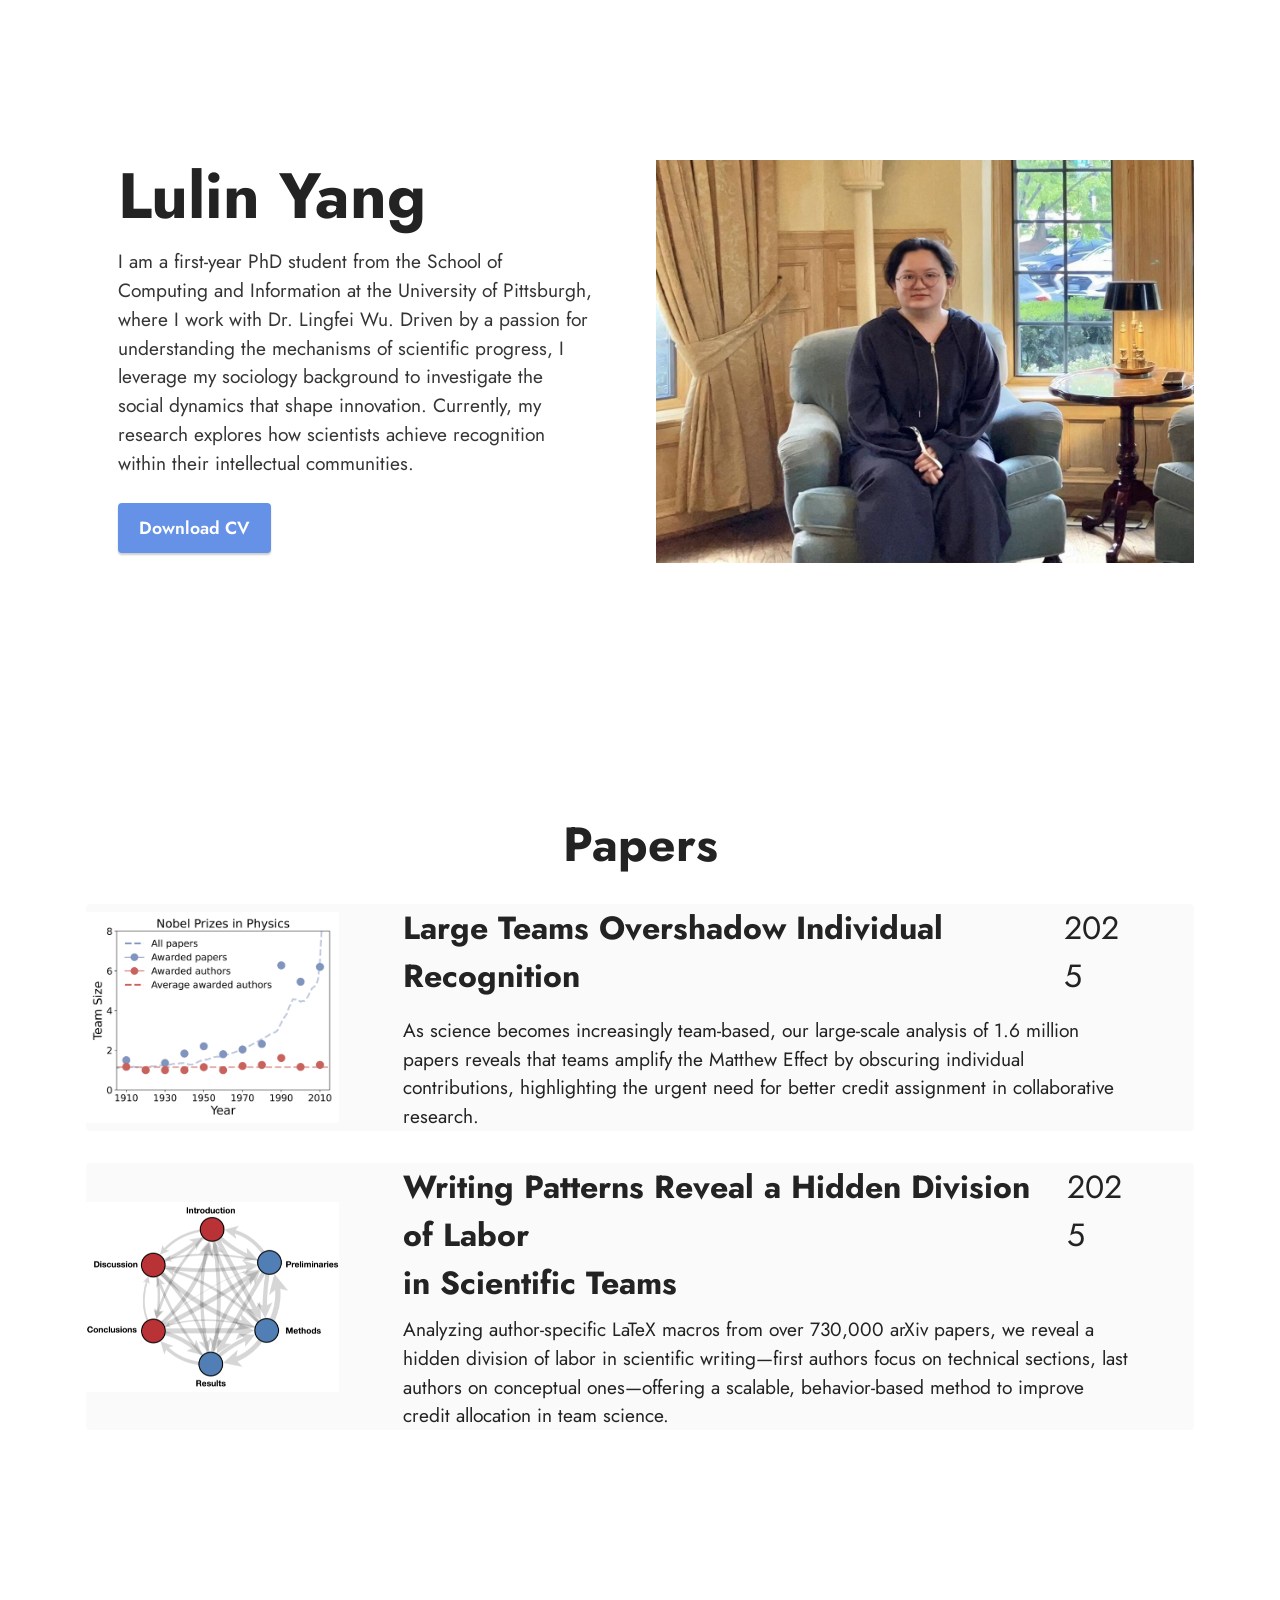
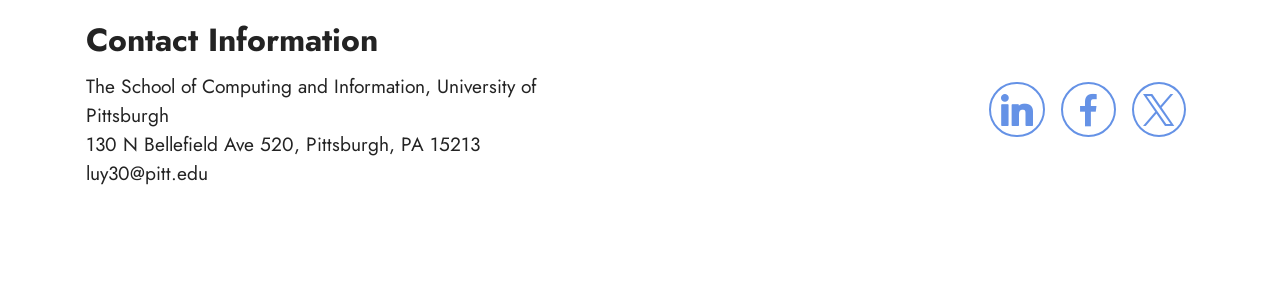
<file: index.html>
<!DOCTYPE html>
<html  >
<head>
  
  <meta charset="UTF-8">
  <meta http-equiv="X-UA-Compatible" content="IE=edge">
  
  <meta name="viewport" content="width=device-width, initial-scale=1, minimum-scale=1">
  <link rel="shortcut icon" href="assets/images/logo5.png" type="image/x-icon">
  <meta name="description" content="">
  
  
  <title>Home</title>
  <link rel="stylesheet" href="assets/bootstrap/css/bootstrap.min.css">
  <link rel="stylesheet" href="assets/bootstrap/css/bootstrap-grid.min.css">
  <link rel="stylesheet" href="assets/bootstrap/css/bootstrap-reboot.min.css">
  <link rel="stylesheet" href="assets/socicon/css/styles.css">
  <link rel="stylesheet" href="assets/theme/css/style.css">
  <link rel="preload" href="https://fonts.googleapis.com/css?family=Jost:100,200,300,400,500,600,700,800,900,100i,200i,300i,400i,500i,600i,700i,800i,900i&display=swap" as="style" onload="this.onload=null;this.rel='stylesheet'">
  <noscript><link rel="stylesheet" href="https://fonts.googleapis.com/css?family=Jost:100,200,300,400,500,600,700,800,900,100i,200i,300i,400i,500i,600i,700i,800i,900i&display=swap"></noscript>
  <link rel="preload" as="style" href="assets/mobirise/css/mbr-additional.css?v=3WSn6Q"><link rel="stylesheet" href="assets/mobirise/css/mbr-additional.css?v=3WSn6Q" type="text/css">

  
  
  
</head>
<body>
  
  <section data-bs-version="5.1" class="header14 cid-sFzxmVl7J6" id="header14-1f">

    

    

    <div class="container">
        <div class="row justify-content-center align-items-center">
            <div class="col-12 col-md-6 image-wrapper">
                <img src="assets/images/lulinyang.jpg-1256x941.jpg" alt="">
            </div>
            <div class="col-12 col-md">
                <div class="text-wrapper">
                    <h1 class="mbr-section-title mbr-fonts-style mb-3 display-1"><strong>Lulin Yang</strong></h1>
                    <p class="mbr-text mbr-fonts-style display-7">
                        I am a first-year PhD student from the School of Computing and Information at the University of Pittsburgh, where I work with Dr. Lingfei Wu. Driven by a passion for understanding the mechanisms of scientific progress, I leverage my sociology background to investigate the social dynamics that shape innovation. Currently, my research explores how scientists achieve recognition within their intellectual communities.</p>
                    <div class="mbr-section-btn mt-3"><a class="btn btn-primary display-4" href="assets/files/CV_Lulin-Yang.pdf" target="_blank">Download CV</a></div>
                </div>
            </div>
        </div>
    </div>
</section>

<section data-bs-version="5.1" class="features11 cid-uJMG7TEBXG" id="features11-8">
    <!---->
    

    
    
    <div class="container">
        <div class="title">
            <h3 class="mbr-section-title mbr-fonts-style mb-4 display-2">
                <strong>Paper</strong><strong>s</strong></h3>
            
        </div>

        
        <div class="item features-image">
            <div class="item-wrapper">
                <a href="https://arxiv.org/abs/2502.03623" target="_blank" style="text-decoration: none; color: inherit; display: block;">
                    <div class="row align-items-center">
                        <div class="col-12 col-md-3">
                            <div class="image-wrapper">
                                <img src="assets/images/nobel-prize-in-physics.png-596x497.png" alt="" title="">
                            </div>
                        </div>
                        <div class="col-12 col-md">
                            <div class="card-box">
                                <div class="row">
                                    <div class="col-12">
                                        <div class="top-line">
                                            <h4 class="card-title mbr-fonts-style display-5">
                                                <strong>Large Teams Overshadow Individual Recognition</strong>
                                            </h4>
                                            <p class="cost mbr-fonts-style display-5">2025</p>
                                        </div>
                                    </div>
                                    <div class="col-12">
                                        <div class="bottom-line">
                                            <p class="mbr-text mbr-fonts-style m-0 display-7">
                                                As science becomes increasingly team-based, our large-scale analysis of 1.6 million papers reveals that teams amplify the Matthew Effect by obscuring individual contributions, highlighting the urgent need for better credit assignment in collaborative research.
                                            </p>
                                        </div>
                                    </div>
                                </div>
                            </div>
                        </div>
                    </div>
                </a> 
            </div>
        </div>
        
        
<div class="item features-image">
            <div class="item-wrapper">
                <a href="https://arxiv.org/abs/2504.14093" target="_blank" style="text-decoration: none; color: inherit; display: block;">
                    <div class="row align-items-center">
                        <div class="col-12 col-md-3">
                            <div class="image-wrapper">
                                <img src="assets/images/section-cooccurence-network.png-596x335.png" alt="" title="">
                            </div>
                        </div>
                        <div class="col-12 col-md">
                            <div class="card-box">
                                <div class="row">
                                    <div class="col-12">
                                        <div class="top-line">
                                            <h4 class="card-title mbr-fonts-style display-5">
                                                <strong>Writing Patterns Reveal a Hidden Division of&nbsp;</strong><strong>Labor</strong><br><strong>in Scientific Teams</strong>
                                            </h4>
                                            <p class="cost mbr-fonts-style display-5">2025</p>
                                        </div>
                                    </div>
                                    <div class="col-12">
                                        <div class="bottom-line">
                                            <p class="mbr-text mbr-fonts-style m-0 display-7">
                                                Analyzing author-specific LaTeX macros from over 730,000 arXiv papers, we reveal a hidden division of labor in scientific writing—first authors focus on technical sections, last authors on conceptual ones—offering a scalable, behavior-based method to improve credit allocation in team science.
                                            </p>
                                        </div>
                                    </div>
                                </div>
                            </div>
                        </div>
                    </div>
                </a> 
            </div>
        </div>
    </div>

    
</section>

<section data-bs-version="5.1" class="contacts4 cid-upYIFIL6KW" id="contacts4-7">

    

    
    

    <div class="container">
        <div class="row align-items-center justify-content-center">
            <div class="text-content col-12 col-md-6">
                <h2 class="mbr-section-title mbr-fonts-style display-5">
                    <strong>Contact Information</strong></h2>
                <p class="mbr-text mbr-fonts-style display-7">The School of Computing and Information, University of Pittsburgh<br>130 N Bellefield Ave 520,&nbsp;Pittsburgh, PA 15213<br>luy30@pitt.edu</p>
            </div>
            <div class="icons d-flex align-items-center col-12 col-md-6 justify-content-end mt-md-0 mt-2 flex-wrap">
                <a href="http://www.linkedin.com/in/lulin-yang-in-pitt" target="_blank">
                    <span class="mbr-iconfont mbr-iconfont-social socicon-linkedin socicon"></span>
                </a>
                <a href="https://www.facebook.com/profile.php?id=61566922702109" target="_blank">
                    <span class="mbr-iconfont mbr-iconfont-social socicon-facebook socicon"></span>
                </a>
                <a href="https://x.com/AnomieYang" target="_blank">
                    <span class="mbr-iconfont mbr-iconfont-social socicon-twitter socicon"></span>
                </a>
                
                
                
                
                
                
                
            </div>
        </div>
    </div>
    
</section>


<script src="assets/bootstrap/js/bootstrap.bundle.min.js"></script>
  <script src="assets/smoothscroll/smooth-scroll.js"></script>
  <script src="assets/ytplayer/index.js"></script>
  <script src="assets/sociallikes/social-likes.js"></script>
  <script src="assets/theme/js/script.js"></script>
  
  
  
</body>
</html>
</file>
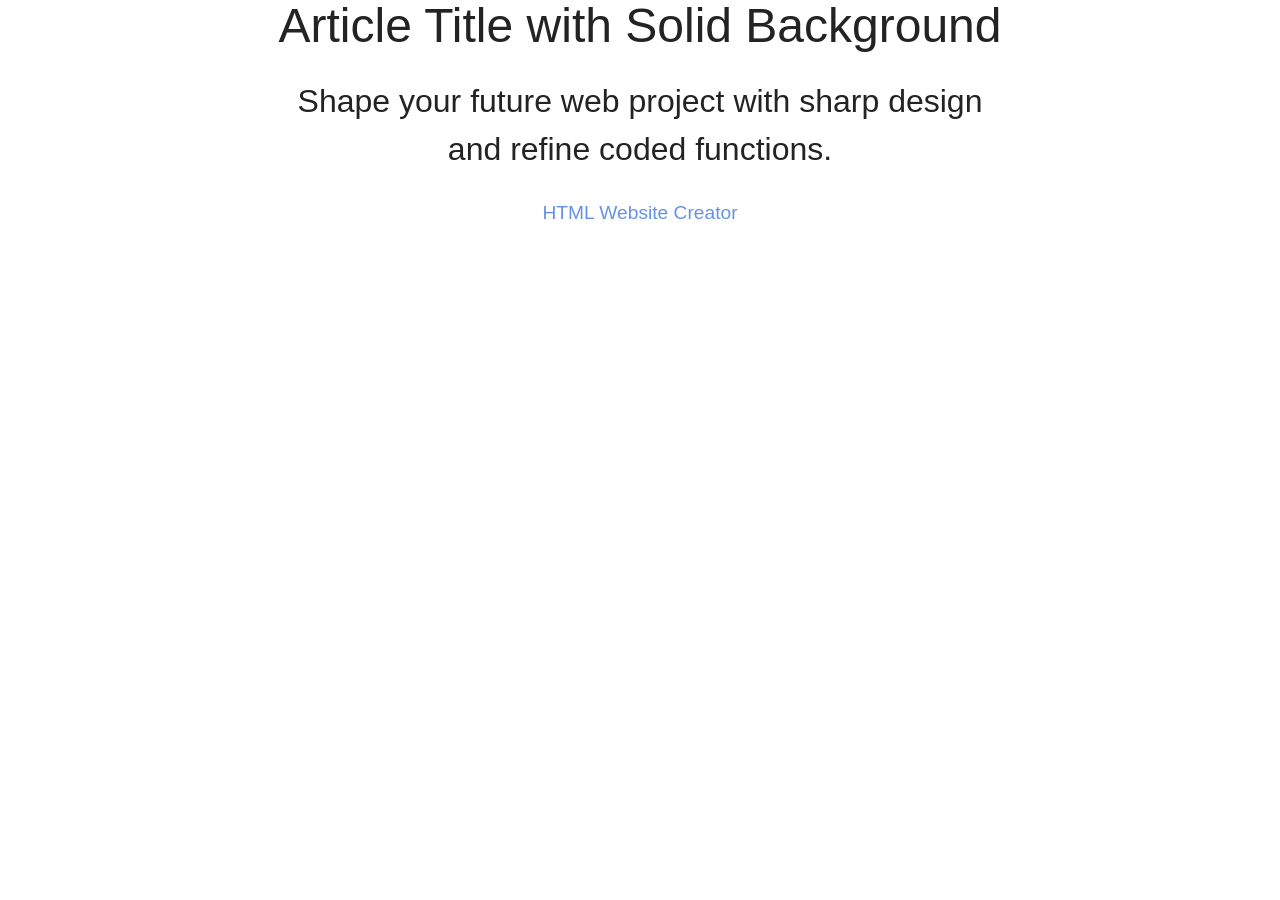
<file: page1.html>
<!DOCTYPE html>
<html  >
<head>
  <!-- Site made with Mobirise Website Builder v6.0.1, https://mobirise.com -->
  <meta charset="UTF-8">
  <meta http-equiv="X-UA-Compatible" content="IE=edge">
  <meta name="generator" content="Mobirise v6.0.1, mobirise.com">
  <meta name="viewport" content="width=device-width, initial-scale=1, minimum-scale=1">
  <link rel="shortcut icon" href="assets/images/logo5.png" type="image/x-icon">
  <meta name="description" content="Web Maker Description">
  
  
  <title>Page</title>
  <link rel="stylesheet" href="assets/bootstrap/css/bootstrap.min.css">
  <link rel="stylesheet" href="assets/bootstrap/css/bootstrap-grid.min.css">
  <link rel="stylesheet" href="assets/bootstrap/css/bootstrap-reboot.min.css">
  <link rel="stylesheet" href="assets/tether/tether.min.css">
  <link rel="stylesheet" href="assets/theme/css/style.css">
  <link rel="preload" href="https://fonts.googleapis.com/css?family=Rubik:300,300i,400,400i,500,500i,700,700i,900,900i&display=swap" as="style" onload="this.onload=null;this.rel='stylesheet'">
  <noscript><link rel="stylesheet" href="https://fonts.googleapis.com/css?family=Rubik:300,300i,400,400i,500,500i,700,700i,900,900i&display=swap"></noscript>
  <link rel="preload" as="style" href="assets/mobirise/css/mbr-additional.css?v=xQLFvu"><link rel="stylesheet" href="assets/mobirise/css/mbr-additional.css?v=xQLFvu" type="text/css">

  
  
  
</head>
<body>
  
  <section class="mbr-section content4 cid-uq1pHWsSFe" id="content4-4">

    

    <div class="container">
        <div class="media-container-row">
            <div class="title col-12 col-md-8">
                <h2 class="align-center pb-3 mbr-fonts-style display-2">
                    Article Title with Solid Background
                </h2>
                <h3 class="mbr-section-subtitle align-center mbr-light mbr-fonts-style display-5">
                    Shape your future web project with sharp design and refine coded functions.
                </h3>
                
            </div>
        </div>
    </div>
</section><section class="display-7" style="padding: 0;align-items: center;justify-content: center;flex-wrap: wrap;    align-content: center;display: flex;position: relative;height: 4rem;"><a href="https://mobiri.se/3471474" style="flex: 1 1;height: 4rem;position: absolute;width: 100%;z-index: 1;"><img alt="" style="height: 4rem;" src="[data-uri]"></a><p style="margin: 0;text-align: center;" class="display-7">&#8204;</p><a style="z-index:1" href="https://mobirise.com/html-builder.html">HTML Website Creator</a></section><script src="assets/popper/popper.min.js"></script>  <script src="assets/web/assets/jquery/jquery.min.js"></script>  <script src="assets/bootstrap/js/bootstrap.min.js"></script>  <script src="assets/tether/tether.min.js"></script>  <script src="assets/smoothscroll/smooth-scroll.js"></script>  <script src="assets/theme/js/script.js"></script>  
  
  
</body>
</html>
</file>
<file: assets/socicon/css/styles.css>
@charset "UTF-8";

@font-face {
  font-family: 'Socicon';
  src:  url('../fonts/socicon.eot');
  src:  url('../fonts/socicon.eot?#iefix') format('embedded-opentype'),
    url('../fonts/socicon.woff2') format('woff2'),
    url('../fonts/socicon.ttf') format('truetype'),
    url('../fonts/socicon.woff') format('woff'),
    url('../fonts/socicon.svg#socicon') format('svg');
  font-weight: normal;
  font-style: normal;
  font-display: swap;
}

[data-icon]:before {
  font-family: "socicon" !important;
  content: attr(data-icon);
  font-style: normal !important;
  font-weight: normal !important;
  font-variant: normal !important;
  text-transform: none !important;
  speak: none;
  line-height: 1;
  -webkit-font-smoothing: antialiased;
  -moz-osx-font-smoothing: grayscale;
}

[class^="socicon-"], [class*=" socicon-"] {
  /* use !important to prevent issues with browser extensions that change fonts */
  font-family: 'Socicon' !important;
  speak: none;
  font-style: normal;
  font-weight: normal;
  font-variant: normal;
  text-transform: none;
  line-height: 1;

  /* Better Font Rendering =========== */
  -webkit-font-smoothing: antialiased;
  -moz-osx-font-smoothing: grayscale;
}

.socicon-500px:before {
  content: "\e000";
}
.socicon-8tracks:before {
  content: "\e001";
}
.socicon-airbnb:before {
  content: "\e002";
}
.socicon-alliance:before {
  content: "\e003";
}
.socicon-amazon:before {
  content: "\e004";
}
.socicon-amplement:before {
  content: "\e005";
}
.socicon-android:before {
  content: "\e006";
}
.socicon-angellist:before {
  content: "\e007";
}
.socicon-apple:before {
  content: "\e008";
}
.socicon-appnet:before {
  content: "\e009";
}
.socicon-baidu:before {
  content: "\e00a";
}
.socicon-bandcamp:before {
  content: "\e00b";
}
.socicon-battlenet:before {
  content: "\e00c";
}
.socicon-mixer:before {
  content: "\e00d";
}
.socicon-bebee:before {
  content: "\e00e";
}
.socicon-bebo:before {
  content: "\e00f";
}
.socicon-behance:before {
  content: "\e010";
}
.socicon-blizzard:before {
  content: "\e011";
}
.socicon-blogger:before {
  content: "\e012";
}
.socicon-buffer:before {
  content: "\e013";
}
.socicon-chrome:before {
  content: "\e014";
}
.socicon-coderwall:before {
  content: "\e015";
}
.socicon-curse:before {
  content: "\e016";
}
.socicon-dailymotion:before {
  content: "\e017";
}
.socicon-deezer:before {
  content: "\e018";
}
.socicon-delicious:before {
  content: "\e019";
}
.socicon-deviantart:before {
  content: "\e01a";
}
.socicon-diablo:before {
  content: "\e01b";
}
.socicon-digg:before {
  content: "\e01c";
}
.socicon-discord:before {
  content: "\e01d";
}
.socicon-disqus:before {
  content: "\e01e";
}
.socicon-douban:before {
  content: "\e01f";
}
.socicon-draugiem:before {
  content: "\e020";
}
.socicon-dribbble:before {
  content: "\e021";
}
.socicon-drupal:before {
  content: "\e022";
}
.socicon-ebay:before {
  content: "\e023";
}
.socicon-ello:before {
  content: "\e024";
}
.socicon-endomodo:before {
  content: "\e025";
}
.socicon-envato:before {
  content: "\e026";
}
.socicon-etsy:before {
  content: "\e027";
}
.socicon-facebook:before {
  content: "\e028";
}
.socicon-feedburner:before {
  content: "\e029";
}
.socicon-filmweb:before {
  content: "\e02a";
}
.socicon-firefox:before {
  content: "\e02b";
}
.socicon-flattr:before {
  content: "\e02c";
}
.socicon-flickr:before {
  content: "\e02d";
}
.socicon-formulr:before {
  content: "\e02e";
}
.socicon-forrst:before {
  content: "\e02f";
}
.socicon-foursquare:before {
  content: "\e030";
}
.socicon-friendfeed:before {
  content: "\e031";
}
.socicon-github:before {
  content: "\e032";
}
.socicon-goodreads:before {
  content: "\e033";
}
.socicon-google:before {
  content: "\e034";
}
.socicon-googlescholar:before {
  content: "\e035";
}
.socicon-googlegroups:before {
  content: "\e036";
}
.socicon-googlephotos:before {
  content: "\e037";
}
.socicon-googleplus:before {
  content: "\e038";
}
.socicon-grooveshark:before {
  content: "\e039";
}
.socicon-hackerrank:before {
  content: "\e03a";
}
.socicon-hearthstone:before {
  content: "\e03b";
}
.socicon-hellocoton:before {
  content: "\e03c";
}
.socicon-heroes:before {
  content: "\e03d";
}
.socicon-smashcast:before {
  content: "\e03e";
}
.socicon-horde:before {
  content: "\e03f";
}
.socicon-houzz:before {
  content: "\e040";
}
.socicon-icq:before {
  content: "\e041";
}
.socicon-identica:before {
  content: "\e042";
}
.socicon-imdb:before {
  content: "\e043";
}
.socicon-instagram:before {
  content: "\e044";
}
.socicon-issuu:before {
  content: "\e045";
}
.socicon-istock:before {
  content: "\e046";
}
.socicon-itunes:before {
  content: "\e047";
}
.socicon-keybase:before {
  content: "\e048";
}
.socicon-lanyrd:before {
  content: "\e049";
}
.socicon-lastfm:before {
  content: "\e04a";
}
.socicon-line:before {
  content: "\e04b";
}
.socicon-linkedin:before {
  content: "\e04c";
}
.socicon-livejournal:before {
  content: "\e04d";
}
.socicon-lyft:before {
  content: "\e04e";
}
.socicon-macos:before {
  content: "\e04f";
}
.socicon-mail:before {
  content: "\e050";
}
.socicon-medium:before {
  content: "\e051";
}
.socicon-meetup:before {
  content: "\e052";
}
.socicon-mixcloud:before {
  content: "\e053";
}
.socicon-modelmayhem:before {
  content: "\e054";
}
.socicon-mumble:before {
  content: "\e055";
}
.socicon-myspace:before {
  content: "\e056";
}
.socicon-newsvine:before {
  content: "\e057";
}
.socicon-nintendo:before {
  content: "\e058";
}
.socicon-npm:before {
  content: "\e059";
}
.socicon-odnoklassniki:before {
  content: "\e05a";
}
.socicon-openid:before {
  content: "\e05b";
}
.socicon-opera:before {
  content: "\e05c";
}
.socicon-outlook:before {
  content: "\e05d";
}
.socicon-overwatch:before {
  content: "\e05e";
}
.socicon-patreon:before {
  content: "\e05f";
}
.socicon-paypal:before {
  content: "\e060";
}
.socicon-periscope:before {
  content: "\e061";
}
.socicon-persona:before {
  content: "\e062";
}
.socicon-pinterest:before {
  content: "\e063";
}
.socicon-play:before {
  content: "\e064";
}
.socicon-player:before {
  content: "\e065";
}
.socicon-playstation:before {
  content: "\e066";
}
.socicon-pocket:before {
  content: "\e067";
}
.socicon-qq:before {
  content: "\e068";
}
.socicon-quora:before {
  content: "\e069";
}
.socicon-raidcall:before {
  content: "\e06a";
}
.socicon-ravelry:before {
  content: "\e06b";
}
.socicon-reddit:before {
  content: "\e06c";
}
.socicon-renren:before {
  content: "\e06d";
}
.socicon-researchgate:before {
  content: "\e06e";
}
.socicon-residentadvisor:before {
  content: "\e06f";
}
.socicon-reverbnation:before {
  content: "\e070";
}
.socicon-rss:before {
  content: "\e071";
}
.socicon-sharethis:before {
  content: "\e072";
}
.socicon-skype:before {
  content: "\e073";
}
.socicon-slideshare:before {
  content: "\e074";
}
.socicon-smugmug:before {
  content: "\e075";
}
.socicon-snapchat:before {
  content: "\e076";
}
.socicon-songkick:before {
  content: "\e077";
}
.socicon-soundcloud:before {
  content: "\e078";
}
.socicon-spotify:before {
  content: "\e079";
}
.socicon-stackexchange:before {
  content: "\e07a";
}
.socicon-stackoverflow:before {
  content: "\e07b";
}
.socicon-starcraft:before {
  content: "\e07c";
}
.socicon-stayfriends:before {
  content: "\e07d";
}
.socicon-steam:before {
  content: "\e07e";
}
.socicon-storehouse:before {
  content: "\e07f";
}
.socicon-strava:before {
  content: "\e080";
}
.socicon-streamjar:before {
  content: "\e081";
}
.socicon-stumbleupon:before {
  content: "\e082";
}
.socicon-swarm:before {
  content: "\e083";
}
.socicon-teamspeak:before {
  content: "\e084";
}
.socicon-teamviewer:before {
  content: "\e085";
}
.socicon-technorati:before {
  content: "\e086";
}
.socicon-telegram:before {
  content: "\e087";
}
.socicon-tripadvisor:before {
  content: "\e088";
}
.socicon-tripit:before {
  content: "\e089";
}
.socicon-triplej:before {
  content: "\e08a";
}
.socicon-tumblr:before {
  content: "\e08b";
}
.socicon-twitch:before {
  content: "\e08c";
}
.socicon-twitter:before {
  content: "\e08d";
}
.socicon-uber:before {
  content: "\e08e";
}
.socicon-ventrilo:before {
  content: "\e08f";
}
.socicon-viadeo:before {
  content: "\e090";
}
.socicon-viber:before {
  content: "\e091";
}
.socicon-viewbug:before {
  content: "\e092";
}
.socicon-vimeo:before {
  content: "\e093";
}
.socicon-vine:before {
  content: "\e094";
}
.socicon-vkontakte:before {
  content: "\e095";
}
.socicon-warcraft:before {
  content: "\e096";
}
.socicon-wechat:before {
  content: "\e097";
}
.socicon-weibo:before {
  content: "\e098";
}
.socicon-whatsapp:before {
  content: "\e099";
}
.socicon-wikipedia:before {
  content: "\e09a";
}
.socicon-windows:before {
  content: "\e09b";
}
.socicon-wordpress:before {
  content: "\e09c";
}
.socicon-wykop:before {
  content: "\e09d";
}
.socicon-xbox:before {
  content: "\e09e";
}
.socicon-xing:before {
  content: "\e09f";
}
.socicon-yahoo:before {
  content: "\e0a0";
}
.socicon-yammer:before {
  content: "\e0a1";
}
.socicon-yandex:before {
  content: "\e0a2";
}
.socicon-yelp:before {
  content: "\e0a3";
}
.socicon-younow:before {
  content: "\e0a4";
}
.socicon-youtube:before {
  content: "\e0a5";
}
.socicon-zapier:before {
  content: "\e0a6";
}
.socicon-zerply:before {
  content: "\e0a7";
}
.socicon-zomato:before {
  content: "\e0a8";
}
.socicon-zynga:before {
  content: "\e0a9";
}
.socicon-spreadshirt:before {
  content: "\e901";
}
.socicon-gamejolt:before {
  content: "\e902";
}
.socicon-trello:before {
  content: "\e903";
}
.socicon-tunein:before {
  content: "\e904";
}
.socicon-bloglovin:before {
  content: "\e905";
}
.socicon-gamewisp:before {
  content: "\e906";
}
.socicon-messenger:before {
  content: "\e907";
}
.socicon-pandora:before {
  content: "\e908";
}
.socicon-augment:before {
  content: "\e909";
}
.socicon-bitbucket:before {
  content: "\e90a";
}
.socicon-fyuse:before {
  content: "\e90b";
}
.socicon-yt-gaming:before {
  content: "\e90c";
}
.socicon-sketchfab:before {
  content: "\e90d";
}
.socicon-mobcrush:before {
  content: "\e90e";
}
.socicon-microsoft:before {
  content: "\e90f";
}
.socicon-realtor:before {
  content: "\e910";
}
.socicon-tidal:before {
  content: "\e911";
}
.socicon-qobuz:before {
  content: "\e912";
}
.socicon-natgeo:before {
  content: "\e913";
}
.socicon-mastodon:before {
  content: "\e914";
}
.socicon-unsplash:before {
  content: "\e915";
}
.socicon-homeadvisor:before {
  content: "\e916";
}
.socicon-angieslist:before {
  content: "\e917";
}
.socicon-codepen:before {
  content: "\e918";
}
.socicon-slack:before {
  content: "\e919";
}
.socicon-openaigym:before {
  content: "\e91a";
}
.socicon-logmein:before {
  content: "\e91b";
}
.socicon-fiverr:before {
  content: "\e91c";
}
.socicon-gotomeeting:before {
  content: "\e91d";
}
.socicon-aliexpress:before {
  content: "\e91e";
}
.socicon-guru:before {
  content: "\e91f";
}
.socicon-appstore:before {
  content: "\e920";
}
.socicon-homes:before {
  content: "\e921";
}
.socicon-zoom:before {
  content: "\e922";
}
.socicon-alibaba:before {
  content: "\e923";
}
.socicon-craigslist:before {
  content: "\e924";
}
.socicon-wix:before {
  content: "\e925";
}
.socicon-redfin:before {
  content: "\e926";
}
.socicon-googlecalendar:before {
  content: "\e927";
}
.socicon-shopify:before {
  content: "\e928";
}
.socicon-freelancer:before {
  content: "\e929";
}
.socicon-seedrs:before {
  content: "\e92a";
}
.socicon-bing:before {
  content: "\e92b";
}
.socicon-doodle:before {
  content: "\e92c";
}
.socicon-bonanza:before {
  content: "\e92d";
}
.socicon-squarespace:before {
  content: "\e92e";
}
.socicon-toptal:before {
  content: "\e92f";
}
.socicon-gust:before {
  content: "\e930";
}
.socicon-ask:before {
  content: "\e931";
}
.socicon-trulia:before {
  content: "\e932";
}
.socicon-loomly:before {
  content: "\e933";
}
.socicon-ghost:before {
  content: "\e934";
}
.socicon-upwork:before {
  content: "\e935";
}
.socicon-fundable:before {
  content: "\e936";
}
.socicon-booking:before {
  content: "\e937";
}
.socicon-googlemaps:before {
  content: "\e938";
}
.socicon-zillow:before {
  content: "\e939";
}
.socicon-niconico:before {
  content: "\e93a";
}
.socicon-toneden:before {
  content: "\e93b";
}
.socicon-crunchbase:before {
  content: "\e93c";
}
.socicon-homefy:before {
  content: "\e93d";
}
.socicon-calendly:before {
  content: "\e93e";
}
.socicon-livemaster:before {
  content: "\e93f";
}
.socicon-udemy:before {
  content: "\e940";
}
.socicon-codered:before {
  content: "\e941";
}
.socicon-origin:before {
  content: "\e942";
}
.socicon-nextdoor:before {
  content: "\e943";
}
.socicon-portfolio:before {
  content: "\e944";
}
.socicon-instructables:before {
  content: "\e945";
}
.socicon-gitlab:before {
  content: "\e946";
}
.socicon-hackernews:before {
  content: "\e947";
}
.socicon-smashwords:before {
  content: "\e948";
}
.socicon-kobo:before {
  content: "\e949";
}
.socicon-bookbub:before {
  content: "\e94a";
}
.socicon-mailru:before {
  content: "\e94b";
}
.socicon-moddb:before {
  content: "\e94c";
}
.socicon-indiedb:before {
  content: "\e94d";
}
.socicon-traxsource:before {
  content: "\e94e";
}
.socicon-gamefor:before {
  content: "\e94f";
}
.socicon-pixiv:before {
  content: "\e950";
}
.socicon-myanimelist:before {
  content: "\e951";
}
.socicon-blackberry:before {
  content: "\e952";
}
.socicon-wickr:before {
  content: "\e953";
}
.socicon-spip:before {
  content: "\e954";
}
.socicon-napster:before {
  content: "\e955";
}
.socicon-beatport:before {
  content: "\e956";
}
.socicon-hackerone:before {
  content: "\e957";
}
.socicon-internet:before {
  content: "\e958";
}
.socicon-ubuntu:before {
  content: "\e959";
}
.socicon-artstation:before {
  content: "\e95a";
}
.socicon-invision:before {
  content: "\e95b";
}
.socicon-torial:before {
  content: "\e95c";
}
.socicon-collectorz:before {
  content: "\e95d";
}
.socicon-seenthis:before {
  content: "\e95e";
}
.socicon-googleplaymusic:before {
  content: "\e95f";
}
.socicon-debian:before {
  content: "\e960";
}
.socicon-filmfreeway:before {
  content: "\e961";
}
.socicon-gnome:before {
  content: "\e962";
}
.socicon-itchio:before {
  content: "\e963";
}
.socicon-jamendo:before {
  content: "\e964";
}
.socicon-mix:before {
  content: "\e965";
}
.socicon-sharepoint:before {
  content: "\e966";
}
.socicon-tinder:before {
  content: "\e967";
}
.socicon-windguru:before {
  content: "\e968";
}
.socicon-cdbaby:before {
  content: "\e969";
}
.socicon-elementaryos:before {
  content: "\e96a";
}
.socicon-stage32:before {
  content: "\e96b";
}
.socicon-tiktok:before {
  content: "\e96c";
}
.socicon-gitter:before {
  content: "\e96d";
}
.socicon-letterboxd:before {
  content: "\e96e";
}
.socicon-threema:before {
  content: "\e96f";
}
.socicon-splice:before {
  content: "\e970";
}
.socicon-metapop:before {
  content: "\e971";
}
.socicon-naver:before {
  content: "\e972";
}
.socicon-remote:before {
  content: "\e973";
}
.socicon-flipboard:before {
  content: "\e974";
}
.socicon-googlehangouts:before {
  content: "\e975";
}
.socicon-dlive:before {
  content: "\e976";
}
.socicon-vsco:before {
  content: "\e977";
}
.socicon-stitcher:before {
  content: "\e978";
}
.socicon-avvo:before {
  content: "\e979";
}
.socicon-redbubble:before {
  content: "\e97a";
}
.socicon-society6:before {
  content: "\e97b";
}
.socicon-zazzle:before {
  content: "\e97c";
}
.socicon-eitaa:before {
  content: "\e97d";
}
.socicon-soroush:before {
  content: "\e97e";
}
.socicon-bale:before {
  content: "\e97f";
}
</file>
<file: assets/theme/css/style.css>
@charset "UTF-8";
section {
  background-color: #ffffff;
}

body {
  font-style: normal;
  line-height: 1.5;
  font-weight: 400;
  color: #232323;
  position: relative;
}

button {
  background-color: transparent;
  border-color: transparent;
}

section,
.container,
.container-fluid {
  position: relative;
  word-wrap: break-word;
}

a.mbr-iconfont:hover {
  text-decoration: none;
}

.article .lead p,
.article .lead ul,
.article .lead ol,
.article .lead pre,
.article .lead blockquote {
  margin-bottom: 0;
}

a {
  font-style: normal;
  font-weight: 400;
  cursor: pointer;
}
a, a:hover {
  text-decoration: none;
}

.mbr-section-title {
  font-style: normal;
  line-height: 1.3;
}

.mbr-section-subtitle {
  line-height: 1.3;
}

.mbr-text {
  font-style: normal;
  line-height: 1.7;
}

h1,
h2,
h3,
h4,
h5,
h6,
.display-1,
.display-2,
.display-4,
.display-5,
.display-7,
span,
p,
a {
  line-height: 1;
  word-break: break-word;
  word-wrap: break-word;
  font-weight: 400;
}

b,
strong {
  font-weight: bold;
}

input:-webkit-autofill, input:-webkit-autofill:hover, input:-webkit-autofill:focus, input:-webkit-autofill:active {
  transition-delay: 9999s;
  -webkit-transition-property: background-color, color;
  transition-property: background-color, color;
}

textarea[type=hidden] {
  display: none;
}

section {
  background-position: 50% 50%;
  background-repeat: no-repeat;
  background-size: cover;
}
section .mbr-background-video,
section .mbr-background-video-preview {
  position: absolute;
  bottom: 0;
  left: 0;
  right: 0;
  top: 0;
}

.hidden {
  visibility: hidden;
}

.mbr-z-index20 {
  z-index: 20;
}

/*! Base colors */
.mbr-white {
  color: #ffffff;
}

.mbr-black {
  color: #111111;
}

.mbr-bg-white {
  background-color: #ffffff;
}

.mbr-bg-black {
  background-color: #000000;
}

/*! Text-aligns */
.align-left {
  text-align: left;
}

.align-center {
  text-align: center;
}

.align-right {
  text-align: right;
}

/*! Font-weight  */
.mbr-light {
  font-weight: 300;
}

.mbr-regular {
  font-weight: 400;
}

.mbr-semibold {
  font-weight: 500;
}

.mbr-bold {
  font-weight: 700;
}

/*! Media  */
.media-content {
  flex-basis: 100%;
}

.media-container-row {
  display: flex;
  flex-direction: row;
  flex-wrap: wrap;
  justify-content: center;
  align-content: center;
  align-items: start;
}
.media-container-row .media-size-item {
  width: 400px;
}

.media-container-column {
  display: flex;
  flex-direction: column;
  flex-wrap: wrap;
  justify-content: center;
  align-content: center;
  align-items: stretch;
}
.media-container-column > * {
  width: 100%;
}

@media (min-width: 992px) {
  .media-container-row {
    flex-wrap: nowrap;
  }
}
figure {
  margin-bottom: 0;
  overflow: hidden;
}

figure[mbr-media-size] {
  transition: width 0.1s;
}

img,
iframe {
  display: block;
  width: 100%;
}

.card {
  background-color: transparent;
  border: none;
}

.card-box {
  width: 100%;
}

.card-img {
  text-align: center;
  flex-shrink: 0;
  -webkit-flex-shrink: 0;
}

.media {
  max-width: 100%;
  margin: 0 auto;
}

.mbr-figure {
  align-self: center;
}

.media-container > div {
  max-width: 100%;
}

.mbr-figure img,
.card-img img {
  width: 100%;
}

@media (max-width: 991px) {
  .media-size-item {
    width: auto !important;
  }

  .media {
    width: auto;
  }

  .mbr-figure {
    width: 100% !important;
  }
}
/*! Buttons */
.mbr-section-btn {
  margin-left: -0.6rem;
  margin-right: -0.6rem;
  font-size: 0;
}

.btn {
  font-weight: 600;
  border-width: 1px;
  font-style: normal;
  margin: 0.6rem 0.6rem;
  white-space: normal;
  transition: all 0.2s ease-in-out;
  display: inline-flex;
  align-items: center;
  justify-content: center;
  word-break: break-word;
}

.btn-sm {
  font-weight: 600;
  letter-spacing: 0px;
  transition: all 0.3s ease-in-out;
}

.btn-md {
  font-weight: 600;
  letter-spacing: 0px;
  transition: all 0.3s ease-in-out;
}

.btn-lg {
  font-weight: 600;
  letter-spacing: 0px;
  transition: all 0.3s ease-in-out;
}

.btn-form {
  margin: 0;
}
.btn-form:hover {
  cursor: pointer;
}

nav .mbr-section-btn {
  margin-left: 0rem;
  margin-right: 0rem;
}

/*! Btn icon margin */
.btn .mbr-iconfont,
.btn.btn-sm .mbr-iconfont {
  order: 1;
  cursor: pointer;
  margin-left: 0.5rem;
  vertical-align: sub;
}

.btn.btn-md .mbr-iconfont,
.btn.btn-md .mbr-iconfont {
  margin-left: 0.8rem;
}

.mbr-regular {
  font-weight: 400;
}

.mbr-semibold {
  font-weight: 500;
}

.mbr-bold {
  font-weight: 700;
}

[type=submit] {
  -webkit-appearance: none;
}

/*! Full-screen */
.mbr-fullscreen .mbr-overlay {
  min-height: 100vh;
}

.mbr-fullscreen {
  display: flex;
  display: -moz-flex;
  display: -ms-flex;
  display: -o-flex;
  align-items: center;
  min-height: 100vh;
  padding-top: 3rem;
  padding-bottom: 3rem;
}

/*! Map */
.map {
  height: 25rem;
  position: relative;
}
.map iframe {
  width: 100%;
  height: 100%;
}

/*! Scroll to top arrow */
.mbr-arrow-up {
  bottom: 25px;
  right: 90px;
  position: fixed;
  text-align: right;
  z-index: 5000;
  color: #ffffff;
  font-size: 22px;
}

.mbr-arrow-up a {
  background: rgba(0, 0, 0, 0.2);
  border-radius: 50%;
  color: #fff;
  display: inline-block;
  height: 60px;
  width: 60px;
  border: 2px solid #fff;
  outline-style: none !important;
  position: relative;
  text-decoration: none;
  transition: all 0.3s ease-in-out;
  cursor: pointer;
  text-align: center;
}
.mbr-arrow-up a:hover {
  background-color: rgba(0, 0, 0, 0.4);
}
.mbr-arrow-up a i {
  line-height: 60px;
}

.mbr-arrow-up-icon {
  display: block;
  color: #fff;
}

.mbr-arrow-up-icon::before {
  content: "›";
  display: inline-block;
  font-family: serif;
  font-size: 22px;
  line-height: 1;
  font-style: normal;
  position: relative;
  top: 6px;
  left: -4px;
  transform: rotate(-90deg);
}

/*! Arrow Down */
.mbr-arrow {
  position: absolute;
  bottom: 45px;
  left: 50%;
  width: 60px;
  height: 60px;
  cursor: pointer;
  background-color: rgba(80, 80, 80, 0.5);
  border-radius: 50%;
  transform: translateX(-50%);
}
@media (max-width: 767px) {
  .mbr-arrow {
    display: none;
  }
}
.mbr-arrow > a {
  display: inline-block;
  text-decoration: none;
  outline-style: none;
  -webkit-animation: arrowdown 1.7s ease-in-out infinite;
          animation: arrowdown 1.7s ease-in-out infinite;
  color: #ffffff;
}
.mbr-arrow > a > i {
  position: absolute;
  top: -2px;
  left: 15px;
  font-size: 2rem;
}

#scrollToTop a i::before {
  content: "";
  position: absolute;
  display: block;
  border-bottom: 2.5px solid #fff;
  border-left: 2.5px solid #fff;
  width: 27.8%;
  height: 27.8%;
  left: 50%;
  top: 51%;
  transform: translateY(-30%) translateX(-50%) rotate(135deg);
}

@keyframes arrowdown {
  0% {
    transform: translateY(0px);
  }
  50% {
    transform: translateY(-5px);
  }
  100% {
    transform: translateY(0px);
  }
}
@-webkit-keyframes arrowdown {
  0% {
    transform: translateY(0px);
  }
  50% {
    transform: translateY(-5px);
  }
  100% {
    transform: translateY(0px);
  }
}
@media (max-width: 500px) {
  .mbr-arrow-up {
    left: 0;
    right: 0;
    text-align: center;
  }
}
/*Gradients animation*/
@keyframes gradient-animation {
  from {
    background-position: 0% 100%;
    -webkit-animation-timing-function: ease-in-out;
            animation-timing-function: ease-in-out;
  }
  to {
    background-position: 100% 0%;
    -webkit-animation-timing-function: ease-in-out;
            animation-timing-function: ease-in-out;
  }
}
@-webkit-keyframes gradient-animation {
  from {
    background-position: 0% 100%;
    -webkit-animation-timing-function: ease-in-out;
            animation-timing-function: ease-in-out;
  }
  to {
    background-position: 100% 0%;
    -webkit-animation-timing-function: ease-in-out;
            animation-timing-function: ease-in-out;
  }
}
.bg-gradient {
  background-size: 200% 200%;
  animation: gradient-animation 5s infinite alternate;
  -webkit-animation: gradient-animation 5s infinite alternate;
}

.menu .navbar-brand {
  display: -webkit-flex;
}
.menu .navbar-brand span {
  display: flex;
  display: -webkit-flex;
}
.menu .navbar-brand .navbar-caption-wrap {
  display: -webkit-flex;
}
.menu .navbar-brand .navbar-logo img {
  display: -webkit-flex;
  width: auto;
}
@media (min-width: 768px) and (max-width: 991px) {
  .menu .navbar-toggleable-sm .navbar-nav {
    display: -ms-flexbox;
  }
}
@media (max-width: 991px) {
  .menu .navbar-collapse {
    max-height: 93.5vh;
  }
  .menu .navbar-collapse.show {
    overflow: auto;
  }
}
@media (min-width: 992px) {
  .menu .navbar-nav.nav-dropdown {
    display: -webkit-flex;
  }
  .menu .navbar-toggleable-sm .navbar-collapse {
    display: -webkit-flex !important;
  }
  .menu .collapsed .navbar-collapse {
    max-height: 93.5vh;
  }
  .menu .collapsed .navbar-collapse.show {
    overflow: auto;
  }
}
@media (max-width: 767px) {
  .menu .navbar-collapse {
    max-height: 80vh;
  }
}

.nav-link .mbr-iconfont {
  margin-right: 0.5rem;
}

.navbar {
  display: -webkit-flex;
  -webkit-flex-wrap: wrap;
  -webkit-align-items: center;
  -webkit-justify-content: space-between;
}

.navbar-collapse {
  -webkit-flex-basis: 100%;
  -webkit-flex-grow: 1;
  -webkit-align-items: center;
}

.nav-dropdown .link {
  padding: 0.667em 1.667em !important;
  margin: 0 !important;
}

.nav {
  display: -webkit-flex;
  -webkit-flex-wrap: wrap;
}

.row {
  display: -webkit-flex;
  -webkit-flex-wrap: wrap;
}

.justify-content-center {
  -webkit-justify-content: center;
}

.form-inline {
  display: -webkit-flex;
}

.card-wrapper {
  -webkit-flex: 1;
}

.carousel-control {
  z-index: 10;
  display: -webkit-flex;
}

.carousel-controls {
  display: -webkit-flex;
}

.media {
  display: -webkit-flex;
}

.form-group:focus {
  outline: none;
}

.jq-selectbox__select {
  padding: 7px 0;
  position: relative;
}

.jq-selectbox__dropdown {
  overflow: hidden;
  border-radius: 10px;
  position: absolute;
  top: 100%;
  left: 0 !important;
  width: 100% !important;
}

.jq-selectbox__trigger-arrow {
  right: 0;
  transform: translateY(-50%);
}

.jq-selectbox li {
  padding: 1.07em 0.5em;
}

input[type=range] {
  padding-left: 0 !important;
  padding-right: 0 !important;
}

.modal-dialog,
.modal-content {
  height: 100%;
}

.modal-dialog .carousel-inner {
  height: calc(100vh - 1.75rem);
}
@media (max-width: 575px) {
  .modal-dialog .carousel-inner {
    height: calc(100vh - 1rem);
  }
}

.carousel-item {
  text-align: center;
}

.carousel-item img {
  margin: auto;
}

.navbar-toggler {
  align-self: flex-start;
  padding: 0.25rem 0.75rem;
  font-size: 1.25rem;
  line-height: 1;
  background: transparent;
  border: 1px solid transparent;
  border-radius: 0.25rem;
}

.navbar-toggler:focus,
.navbar-toggler:hover {
  text-decoration: none;
  box-shadow: none;
}

.navbar-toggler-icon {
  display: inline-block;
  width: 1.5em;
  height: 1.5em;
  vertical-align: middle;
  content: "";
  background: no-repeat center center;
  background-size: 100% 100%;
}

.navbar-toggler-left {
  position: absolute;
  left: 1rem;
}

.navbar-toggler-right {
  position: absolute;
  right: 1rem;
}

.card-img {
  width: auto;
}

.menu .navbar.collapsed:not(.beta-menu) {
  flex-direction: column;
}

.carousel-item.active,
.carousel-item-next,
.carousel-item-prev {
  display: flex;
}

.note-air-layout .dropup .dropdown-menu,
.note-air-layout .navbar-fixed-bottom .dropdown .dropdown-menu {
  bottom: initial !important;
}

html,
body {
  height: auto;
  min-height: 100vh;
}

.dropup .dropdown-toggle::after {
  display: none;
}

.form-asterisk {
  font-family: initial;
  position: absolute;
  top: -2px;
  font-weight: normal;
}

.form-control-label {
  position: relative;
  cursor: pointer;
  margin-bottom: 0.357em;
  padding: 0;
}

.alert {
  color: #ffffff;
  border-radius: 0;
  border: 0;
  font-size: 1.1rem;
  line-height: 1.5;
  margin-bottom: 1.875rem;
  padding: 1.25rem;
  position: relative;
  text-align: center;
}
.alert.alert-form::after {
  background-color: inherit;
  bottom: -7px;
  content: "";
  display: block;
  height: 14px;
  left: 50%;
  margin-left: -7px;
  position: absolute;
  transform: rotate(45deg);
  width: 14px;
}

.form-control {
  background-color: #ffffff;
  background-clip: border-box;
  color: #232323;
  line-height: 1rem !important;
  height: auto;
  padding: 0.6rem 1.2rem;
  transition: border-color 0.25s ease 0s;
  border: 1px solid transparent !important;
  border-radius: 4px;
  box-shadow: rgba(0, 0, 0, 0.07) 0px 1px 1px 0px, rgba(0, 0, 0, 0.07) 0px 1px 3px 0px, rgba(0, 0, 0, 0.03) 0px 0px 0px 1px;
}
.form-active .form-control:invalid {
  border-color: red;
}

form .row {
  margin-left: -0.6rem;
  margin-right: -0.6rem;
}
form .row [class*=col] {
  padding-left: 0.6rem;
  padding-right: 0.6rem;
}

form .mbr-section-btn {
  margin: 0;
  padding-left: 0.6rem;
  padding-right: 0.6rem;
}

form .btn {
  display: flex;
  padding: 0.6rem 1.2rem;
  margin: 0;
}

form .form-check-input {
  margin-top: 0.5;
}

textarea.form-control {
  line-height: 1.5rem !important;
}

.form-group {
  margin-bottom: 1.2rem;
}

.form-control,
form .btn {
  min-height: 48px;
}

.gdpr-block label span.textGDPR input[name=gdpr] {
  top: 7px;
}

.form-control:focus {
  box-shadow: none;
}

:focus {
  outline: none;
}

.mbr-overlay {
  background-color: #000;
  bottom: 0;
  left: 0;
  opacity: 0.5;
  position: absolute;
  right: 0;
  top: 0;
  z-index: 0;
  pointer-events: none;
}

blockquote {
  font-style: italic;
  padding: 3rem;
  font-size: 1.09rem;
  position: relative;
  border-left: 3px solid;
}

ul,
ol,
pre,
blockquote {
  margin-bottom: 2.3125rem;
}

.mt-4 {
  margin-top: 2rem !important;
}

.mb-4 {
  margin-bottom: 2rem !important;
}

@media (min-width: 992px) {
  .container {
    padding-left: 16px;
    padding-right: 16px;
  }

  .row {
    margin-left: -16px;
    margin-right: -16px;
  }
  .row > [class*=col] {
    padding-left: 16px;
    padding-right: 16px;
  }
}
@media (min-width: 768px) {
  .container-fluid {
    padding-left: 32px;
    padding-right: 32px;
  }
}
@media (min-width: 768px) and (max-width: 991px) {
  .mbr-container {
    padding-left: 32px;
    padding-right: 32px;
  }
}
@media (max-width: 767px) {
  .mbr-container {
    padding-left: 16px;
    padding-right: 16px;
  }
}
.card-wrapper,
.item-wrapper {
  overflow: hidden;
}

.app-video-wrapper > img {
  opacity: 1;
}

.item {
  position: relative;
}

.dropdown-menu .dropdown-menu {
  left: 100%;
}

.dropdown-item + .dropdown-menu {
  display: none;
}

.dropdown-item:hover + .dropdown-menu,
.dropdown-menu:hover {
  display: block;
}

@media (min-aspect-ratio: 16/9) {
  .mbr-video-foreground {
    height: 300% !important;
    top: -100% !important;
  }
}
@media (max-aspect-ratio: 16/9) {
  .mbr-video-foreground {
    width: 300% !important;
    left: -100% !important;
  }
}
</file>
<file: assets/mobirise/css/mbr-additional.css>
.btn {
  border-width: 2px;
}
body {
  font-family: Jost;
}
.display-1 {
  font-family: 'Jost', sans-serif;
  font-size: 4rem;
  line-height: 1.1;
}
.display-1 > .mbr-iconfont {
  font-size: 5rem;
}
.display-2 {
  font-family: 'Jost', sans-serif;
  font-size: 3rem;
  line-height: 1.1;
}
.display-2 > .mbr-iconfont {
  font-size: 3.75rem;
}
.display-4 {
  font-family: 'Jost', sans-serif;
  font-size: 1.1rem;
  line-height: 1.5;
}
.display-4 > .mbr-iconfont {
  font-size: 1.375rem;
}
.display-5 {
  font-family: 'Jost', sans-serif;
  font-size: 2rem;
  line-height: 1.5;
}
.display-5 > .mbr-iconfont {
  font-size: 2.5rem;
}
.display-7 {
  font-family: 'Jost', sans-serif;
  font-size: 1.2rem;
  line-height: 1.5;
}
.display-7 > .mbr-iconfont {
  font-size: 1.5rem;
}
/* ---- Fluid typography for mobile devices ---- */
/* 1.4 - font scale ratio ( bootstrap == 1.42857 ) */
/* 100vw - current viewport width */
/* (48 - 20)  48 == 48rem == 768px, 20 == 20rem == 320px(minimal supported viewport) */
/* 0.65 - min scale variable, may vary */
@media (max-width: 992px) {
  .display-1 {
    font-size: 3.2rem;
  }
}
@media (max-width: 768px) {
  .display-1 {
    font-size: 2.8rem;
    font-size: calc( 2.05rem + (4 - 2.05) * ((100vw - 20rem) / (48 - 20)));
    line-height: calc( 1.1 * (2.05rem + (4 - 2.05) * ((100vw - 20rem) / (48 - 20))));
  }
  .display-2 {
    font-size: 2.4rem;
    font-size: calc( 1.7rem + (3 - 1.7) * ((100vw - 20rem) / (48 - 20)));
    line-height: calc( 1.3 * (1.7rem + (3 - 1.7) * ((100vw - 20rem) / (48 - 20))));
  }
  .display-4 {
    font-size: 0.88rem;
    font-size: calc( 1.0350000000000001rem + (1.1 - 1.0350000000000001) * ((100vw - 20rem) / (48 - 20)));
    line-height: calc( 1.4 * (1.0350000000000001rem + (1.1 - 1.0350000000000001) * ((100vw - 20rem) / (48 - 20))));
  }
  .display-5 {
    font-size: 1.6rem;
    font-size: calc( 1.35rem + (2 - 1.35) * ((100vw - 20rem) / (48 - 20)));
    line-height: calc( 1.4 * (1.35rem + (2 - 1.35) * ((100vw - 20rem) / (48 - 20))));
  }
  .display-7 {
    font-size: 0.96rem;
    font-size: calc( 1.07rem + (1.2 - 1.07) * ((100vw - 20rem) / (48 - 20)));
    line-height: calc( 1.4 * (1.07rem + (1.2 - 1.07) * ((100vw - 20rem) / (48 - 20))));
  }
}
/* Buttons */
.btn {
  padding: 0.6rem 1.2rem;
  border-radius: 4px;
}
.btn-sm {
  padding: 0.6rem 1.2rem;
  border-radius: 4px;
}
.btn-md {
  padding: 0.6rem 1.2rem;
  border-radius: 4px;
}
.btn-lg {
  padding: 1rem 2.6rem;
  border-radius: 4px;
}
.bg-primary {
  background-color: #6592e6 !important;
}
.bg-success {
  background-color: #40b0bf !important;
}
.bg-info {
  background-color: #47b5ed !important;
}
.bg-warning {
  background-color: #ffe161 !important;
}
.bg-danger {
  background-color: #ff9966 !important;
}
.btn-primary,
.btn-primary:active {
  background-color: #6592e6 !important;
  border-color: #6592e6 !important;
  color: #ffffff !important;
  box-shadow: 0 2px 2px 0 rgba(0, 0, 0, 0.2);
}
.btn-primary:hover,
.btn-primary:focus,
.btn-primary.focus,
.btn-primary.active {
  color: #ffffff !important;
  background-color: #2260d2 !important;
  border-color: #2260d2 !important;
  box-shadow: 0 2px 5px 0 rgba(0, 0, 0, 0.2);
}
.btn-primary.disabled,
.btn-primary:disabled {
  color: #ffffff !important;
  background-color: #2260d2 !important;
  border-color: #2260d2 !important;
}
.btn-secondary,
.btn-secondary:active {
  background-color: #ff6666 !important;
  border-color: #ff6666 !important;
  color: #ffffff !important;
  box-shadow: 0 2px 2px 0 rgba(0, 0, 0, 0.2);
}
.btn-secondary:hover,
.btn-secondary:focus,
.btn-secondary.focus,
.btn-secondary.active {
  color: #ffffff !important;
  background-color: #ff0f0f !important;
  border-color: #ff0f0f !important;
  box-shadow: 0 2px 5px 0 rgba(0, 0, 0, 0.2);
}
.btn-secondary.disabled,
.btn-secondary:disabled {
  color: #ffffff !important;
  background-color: #ff0f0f !important;
  border-color: #ff0f0f !important;
}
.btn-info,
.btn-info:active {
  background-color: #47b5ed !important;
  border-color: #47b5ed !important;
  color: #ffffff !important;
  box-shadow: 0 2px 2px 0 rgba(0, 0, 0, 0.2);
}
.btn-info:hover,
.btn-info:focus,
.btn-info.focus,
.btn-info.active {
  color: #ffffff !important;
  background-color: #148cca !important;
  border-color: #148cca !important;
  box-shadow: 0 2px 5px 0 rgba(0, 0, 0, 0.2);
}
.btn-info.disabled,
.btn-info:disabled {
  color: #ffffff !important;
  background-color: #148cca !important;
  border-color: #148cca !important;
}
.btn-success,
.btn-success:active {
  background-color: #40b0bf !important;
  border-color: #40b0bf !important;
  color: #ffffff !important;
  box-shadow: 0 2px 2px 0 rgba(0, 0, 0, 0.2);
}
.btn-success:hover,
.btn-success:focus,
.btn-success.focus,
.btn-success.active {
  color: #ffffff !important;
  background-color: #2a747e !important;
  border-color: #2a747e !important;
  box-shadow: 0 2px 5px 0 rgba(0, 0, 0, 0.2);
}
.btn-success.disabled,
.btn-success:disabled {
  color: #ffffff !important;
  background-color: #2a747e !important;
  border-color: #2a747e !important;
}
.btn-warning,
.btn-warning:active {
  background-color: #ffe161 !important;
  border-color: #ffe161 !important;
  color: #614f00 !important;
  box-shadow: 0 2px 2px 0 rgba(0, 0, 0, 0.2);
}
.btn-warning:hover,
.btn-warning:focus,
.btn-warning.focus,
.btn-warning.active {
  color: #0a0800 !important;
  background-color: #ffd10a !important;
  border-color: #ffd10a !important;
  box-shadow: 0 2px 5px 0 rgba(0, 0, 0, 0.2);
}
.btn-warning.disabled,
.btn-warning:disabled {
  color: #614f00 !important;
  background-color: #ffd10a !important;
  border-color: #ffd10a !important;
}
.btn-danger,
.btn-danger:active {
  background-color: #ff9966 !important;
  border-color: #ff9966 !important;
  color: #ffffff !important;
  box-shadow: 0 2px 2px 0 rgba(0, 0, 0, 0.2);
}
.btn-danger:hover,
.btn-danger:focus,
.btn-danger.focus,
.btn-danger.active {
  color: #ffffff !important;
  background-color: #ff5f0f !important;
  border-color: #ff5f0f !important;
  box-shadow: 0 2px 5px 0 rgba(0, 0, 0, 0.2);
}
.btn-danger.disabled,
.btn-danger:disabled {
  color: #ffffff !important;
  background-color: #ff5f0f !important;
  border-color: #ff5f0f !important;
}
.btn-white,
.btn-white:active {
  background-color: #fafafa !important;
  border-color: #fafafa !important;
  color: #7a7a7a !important;
  box-shadow: 0 2px 2px 0 rgba(0, 0, 0, 0.2);
}
.btn-white:hover,
.btn-white:focus,
.btn-white.focus,
.btn-white.active {
  color: #4f4f4f !important;
  background-color: #cfcfcf !important;
  border-color: #cfcfcf !important;
  box-shadow: 0 2px 5px 0 rgba(0, 0, 0, 0.2);
}
.btn-white.disabled,
.btn-white:disabled {
  color: #7a7a7a !important;
  background-color: #cfcfcf !important;
  border-color: #cfcfcf !important;
}
.btn-black,
.btn-black:active {
  background-color: #232323 !important;
  border-color: #232323 !important;
  color: #ffffff !important;
  box-shadow: 0 2px 2px 0 rgba(0, 0, 0, 0.2);
}
.btn-black:hover,
.btn-black:focus,
.btn-black.focus,
.btn-black.active {
  color: #ffffff !important;
  background-color: #000000 !important;
  border-color: #000000 !important;
  box-shadow: 0 2px 5px 0 rgba(0, 0, 0, 0.2);
}
.btn-black.disabled,
.btn-black:disabled {
  color: #ffffff !important;
  background-color: #000000 !important;
  border-color: #000000 !important;
}
.btn-primary-outline,
.btn-primary-outline:active {
  background-color: transparent !important;
  border-color: #6592e6;
  color: #6592e6;
}
.btn-primary-outline:hover,
.btn-primary-outline:focus,
.btn-primary-outline.focus,
.btn-primary-outline.active {
  color: #2260d2 !important;
  background-color: transparent!important;
  border-color: #2260d2 !important;
  box-shadow: none!important;
}
.btn-primary-outline.disabled,
.btn-primary-outline:disabled {
  color: #ffffff !important;
  background-color: #6592e6 !important;
  border-color: #6592e6 !important;
}
.btn-secondary-outline,
.btn-secondary-outline:active {
  background-color: transparent !important;
  border-color: #ff6666;
  color: #ff6666;
}
.btn-secondary-outline:hover,
.btn-secondary-outline:focus,
.btn-secondary-outline.focus,
.btn-secondary-outline.active {
  color: #ff0f0f !important;
  background-color: transparent!important;
  border-color: #ff0f0f !important;
  box-shadow: none!important;
}
.btn-secondary-outline.disabled,
.btn-secondary-outline:disabled {
  color: #ffffff !important;
  background-color: #ff6666 !important;
  border-color: #ff6666 !important;
}
.btn-info-outline,
.btn-info-outline:active {
  background-color: transparent !important;
  border-color: #47b5ed;
  color: #47b5ed;
}
.btn-info-outline:hover,
.btn-info-outline:focus,
.btn-info-outline.focus,
.btn-info-outline.active {
  color: #148cca !important;
  background-color: transparent!important;
  border-color: #148cca !important;
  box-shadow: none!important;
}
.btn-info-outline.disabled,
.btn-info-outline:disabled {
  color: #ffffff !important;
  background-color: #47b5ed !important;
  border-color: #47b5ed !important;
}
.btn-success-outline,
.btn-success-outline:active {
  background-color: transparent !important;
  border-color: #40b0bf;
  color: #40b0bf;
}
.btn-success-outline:hover,
.btn-success-outline:focus,
.btn-success-outline.focus,
.btn-success-outline.active {
  color: #2a747e !important;
  background-color: transparent!important;
  border-color: #2a747e !important;
  box-shadow: none!important;
}
.btn-success-outline.disabled,
.btn-success-outline:disabled {
  color: #ffffff !important;
  background-color: #40b0bf !important;
  border-color: #40b0bf !important;
}
.btn-warning-outline,
.btn-warning-outline:active {
  background-color: transparent !important;
  border-color: #ffe161;
  color: #ffe161;
}
.btn-warning-outline:hover,
.btn-warning-outline:focus,
.btn-warning-outline.focus,
.btn-warning-outline.active {
  color: #ffd10a !important;
  background-color: transparent!important;
  border-color: #ffd10a !important;
  box-shadow: none!important;
}
.btn-warning-outline.disabled,
.btn-warning-outline:disabled {
  color: #614f00 !important;
  background-color: #ffe161 !important;
  border-color: #ffe161 !important;
}
.btn-danger-outline,
.btn-danger-outline:active {
  background-color: transparent !important;
  border-color: #ff9966;
  color: #ff9966;
}
.btn-danger-outline:hover,
.btn-danger-outline:focus,
.btn-danger-outline.focus,
.btn-danger-outline.active {
  color: #ff5f0f !important;
  background-color: transparent!important;
  border-color: #ff5f0f !important;
  box-shadow: none!important;
}
.btn-danger-outline.disabled,
.btn-danger-outline:disabled {
  color: #ffffff !important;
  background-color: #ff9966 !important;
  border-color: #ff9966 !important;
}
.btn-black-outline,
.btn-black-outline:active {
  background-color: transparent !important;
  border-color: #232323;
  color: #232323;
}
.btn-black-outline:hover,
.btn-black-outline:focus,
.btn-black-outline.focus,
.btn-black-outline.active {
  color: #000000 !important;
  background-color: transparent!important;
  border-color: #000000 !important;
  box-shadow: none!important;
}
.btn-black-outline.disabled,
.btn-black-outline:disabled {
  color: #ffffff !important;
  background-color: #232323 !important;
  border-color: #232323 !important;
}
.btn-white-outline,
.btn-white-outline:active {
  background-color: transparent !important;
  border-color: #fafafa;
  color: #fafafa;
}
.btn-white-outline:hover,
.btn-white-outline:focus,
.btn-white-outline.focus,
.btn-white-outline.active {
  color: #cfcfcf !important;
  background-color: transparent!important;
  border-color: #cfcfcf !important;
  box-shadow: none!important;
}
.btn-white-outline.disabled,
.btn-white-outline:disabled {
  color: #7a7a7a !important;
  background-color: #fafafa !important;
  border-color: #fafafa !important;
}
.text-primary {
  color: #6592e6 !important;
}
.text-secondary {
  color: #ff6666 !important;
}
.text-success {
  color: #40b0bf !important;
}
.text-info {
  color: #47b5ed !important;
}
.text-warning {
  color: #ffe161 !important;
}
.text-danger {
  color: #ff9966 !important;
}
.text-white {
  color: #fafafa !important;
}
.text-black {
  color: #232323 !important;
}
a.text-primary:hover,
a.text-primary:focus,
a.text-primary.active {
  color: #205ac5 !important;
}
a.text-secondary:hover,
a.text-secondary:focus,
a.text-secondary.active {
  color: #ff0000 !important;
}
a.text-success:hover,
a.text-success:focus,
a.text-success.active {
  color: #266a73 !important;
}
a.text-info:hover,
a.text-info:focus,
a.text-info.active {
  color: #1283bc !important;
}
a.text-warning:hover,
a.text-warning:focus,
a.text-warning.active {
  color: #facb00 !important;
}
a.text-danger:hover,
a.text-danger:focus,
a.text-danger.active {
  color: #ff5500 !important;
}
a.text-white:hover,
a.text-white:focus,
a.text-white.active {
  color: #c7c7c7 !important;
}
a.text-black:hover,
a.text-black:focus,
a.text-black.active {
  color: #000000 !important;
}
a[class*="text-"]:not(.nav-link):not(.dropdown-item):not([role]):not(.navbar-caption) {
  position: relative;
  background-image: transparent;
  background-size: 10000px 2px;
  background-repeat: no-repeat;
  background-position: 0px 1.2em;
  background-position: -10000px 1.2em;
}
a[class*="text-"]:not(.nav-link):not(.dropdown-item):not([role]):not(.navbar-caption):hover {
  transition: background-position 2s ease-in-out;
  background-image: linear-gradient(currentColor 50%, currentColor 50%);
  background-position: 0px 1.2em;
}
.nav-tabs .nav-link.active {
  color: #6592e6;
}
.nav-tabs .nav-link:not(.active) {
  color: #232323;
}
.alert-success {
  background-color: #70c770;
}
.alert-info {
  background-color: #47b5ed;
}
.alert-warning {
  background-color: #ffe161;
}
.alert-danger {
  background-color: #ff9966;
}
.mbr-gallery-filter li.active .btn {
  background-color: #6592e6;
  border-color: #6592e6;
  color: #ffffff;
}
.mbr-gallery-filter li.active .btn:focus {
  box-shadow: none;
}
a,
a:hover {
  color: #6592e6;
}
.mbr-plan-header.bg-primary .mbr-plan-subtitle,
.mbr-plan-header.bg-primary .mbr-plan-price-desc {
  color: #ffffff;
}
.mbr-plan-header.bg-success .mbr-plan-subtitle,
.mbr-plan-header.bg-success .mbr-plan-price-desc {
  color: #a0d8df;
}
.mbr-plan-header.bg-info .mbr-plan-subtitle,
.mbr-plan-header.bg-info .mbr-plan-price-desc {
  color: #ffffff;
}
.mbr-plan-header.bg-warning .mbr-plan-subtitle,
.mbr-plan-header.bg-warning .mbr-plan-price-desc {
  color: #ffffff;
}
.mbr-plan-header.bg-danger .mbr-plan-subtitle,
.mbr-plan-header.bg-danger .mbr-plan-price-desc {
  color: #ffffff;
}
/* Scroll to top button*/
.scrollToTop_wraper {
  display: none;
}
.form-control {
  font-family: 'Jost', sans-serif;
  font-size: 1.1rem;
  line-height: 1.5;
  font-weight: 400;
}
.form-control > .mbr-iconfont {
  font-size: 1.375rem;
}
.form-control:hover,
.form-control:focus {
  box-shadow: rgba(0, 0, 0, 0.07) 0px 1px 1px 0px, rgba(0, 0, 0, 0.07) 0px 1px 3px 0px, rgba(0, 0, 0, 0.03) 0px 0px 0px 1px;
  border-color: #6592e6 !important;
}
.form-control:-webkit-input-placeholder {
  font-family: 'Jost', sans-serif;
  font-size: 1.1rem;
  line-height: 1.5;
  font-weight: 400;
}
.form-control:-webkit-input-placeholder > .mbr-iconfont {
  font-size: 1.375rem;
}
blockquote {
  border-color: #6592e6;
}
/* Forms */
.jq-selectbox li:hover,
.jq-selectbox li.selected {
  background-color: #6592e6;
  color: #ffffff;
}
.jq-number__spin {
  transition: 0.25s ease;
}
.jq-number__spin:hover {
  border-color: #6592e6;
}
.jq-selectbox .jq-selectbox__trigger-arrow,
.jq-number__spin.minus:after,
.jq-number__spin.plus:after {
  transition: 0.4s;
  border-top-color: #353535;
  border-bottom-color: #353535;
}
.jq-selectbox:hover .jq-selectbox__trigger-arrow,
.jq-number__spin.minus:hover:after,
.jq-number__spin.plus:hover:after {
  border-top-color: #6592e6;
  border-bottom-color: #6592e6;
}
.xdsoft_datetimepicker .xdsoft_calendar td.xdsoft_default,
.xdsoft_datetimepicker .xdsoft_calendar td.xdsoft_current,
.xdsoft_datetimepicker .xdsoft_timepicker .xdsoft_time_box > div > div.xdsoft_current {
  color: #ffffff !important;
  background-color: #6592e6 !important;
  box-shadow: none !important;
}
.xdsoft_datetimepicker .xdsoft_calendar td:hover,
.xdsoft_datetimepicker .xdsoft_timepicker .xdsoft_time_box > div > div:hover {
  color: #000000 !important;
  background: #ff6666 !important;
  box-shadow: none !important;
}
.lazy-bg {
  background-image: none !important;
}
.lazy-placeholder:not(section),
.lazy-none {
  display: block;
  position: relative;
  padding-bottom: 56.25%;
  width: 100%;
  height: auto;
}
iframe.lazy-placeholder,
.lazy-placeholder:after {
  content: '';
  position: absolute;
  width: 200px;
  height: 200px;
  background: transparent no-repeat center;
  background-size: contain;
  top: 50%;
  left: 50%;
  transform: translateX(-50%) translateY(-50%);
  background-image: url("data:image/svg+xml;charset=UTF-8,%3csvg width='32' height='32' viewBox='0 0 64 64' xmlns='http://www.w3.org/2000/svg' stroke='%236592e6' %3e%3cg fill='none' fill-rule='evenodd'%3e%3cg transform='translate(16 16)' stroke-width='2'%3e%3ccircle stroke-opacity='.5' cx='16' cy='16' r='16'/%3e%3cpath d='M32 16c0-9.94-8.06-16-16-16'%3e%3canimateTransform attributeName='transform' type='rotate' from='0 16 16' to='360 16 16' dur='1s' repeatCount='indefinite'/%3e%3c/path%3e%3c/g%3e%3c/g%3e%3c/svg%3e");
}
section.lazy-placeholder:after {
  opacity: 0.5;
}
body {
  overflow-x: hidden;
}
a {
  transition: color 0.6s;
}
.cid-sFzxmVl7J6 {
  padding-top: 10rem;
  padding-bottom: 10rem;
  background-color: #ffffff;
}
.cid-sFzxmVl7J6 .row {
  flex-direction: row-reverse;
}
@media (max-width: 991px) {
  .cid-sFzxmVl7J6 .image-wrapper {
    margin-bottom: 2rem;
  }
}
.cid-sFzxmVl7J6 .image-wrapper img {
  width: 100%;
  object-fit: cover;
}
@media (min-width: 992px) {
  .cid-sFzxmVl7J6 .text-wrapper {
    padding: 0 2rem;
  }
}
@media (max-width: 768px) {
  .cid-sFzxmVl7J6 .text-wrapper {
    margin-bottom: 2rem;
  }
}
.cid-sFzxmVl7J6 .mbr-text,
.cid-sFzxmVl7J6 .mbr-section-btn {
  color: #353535;
  text-align: left;
}
.cid-uJMG7TEBXG {
  padding-top: 6rem;
  padding-bottom: 6rem;
  background-color: #ffffff;
}
.cid-uJMG7TEBXG .mbr-fallback-image.disabled {
  display: none;
}
.cid-uJMG7TEBXG .mbr-fallback-image {
  display: block;
  background-size: cover;
  background-position: center center;
  width: 100%;
  height: 100%;
  position: absolute;
  top: 0;
}
.cid-uJMG7TEBXG .top-line {
  display: flex;
  justify-content: space-between;
}
.cid-uJMG7TEBXG .mbr-section-title,
.cid-uJMG7TEBXG .mbr-section-subtitle {
  text-align: center;
}
.cid-uJMG7TEBXG .item:not(:nth-last-child(1)) {
  margin-bottom: 2rem;
}
.cid-uJMG7TEBXG .item-wrapper {
  border-radius: 4px;
  background-color: #fafafa;
}
.cid-uJMG7TEBXG .image-wrapper img {
  width: 100%;
  object-fit: cover;
}
@media (max-width: 767px) {
  .cid-uJMG7TEBXG .card-box {
    padding: 1rem;
  }
}
@media (min-width: 768px) {
  .cid-uJMG7TEBXG .card-box {
    padding-right: 2rem;
  }
}
@media (min-width: 992px) {
  .cid-uJMG7TEBXG .card-box {
    padding-left: 2rem;
    padding-right: 4rem;
  }
}
.cid-uJMG7TEBXG .card-title {
  text-align: left;
}
.cid-upYIFIL6KW {
  padding-top: 90px;
  padding-bottom: 90px;
  background-color: #ffffff;
}
.cid-upYIFIL6KW .mbr-fallback-image.disabled {
  display: none;
}
.cid-upYIFIL6KW .mbr-fallback-image {
  display: block;
  background-size: cover;
  background-position: center center;
  width: 100%;
  height: 100%;
  position: absolute;
  top: 0;
}
.cid-upYIFIL6KW .media-container-row {
  justify-content: space-between;
}
.cid-upYIFIL6KW .text-content {
  max-width: 50%;
}
@media (max-width: 768px) {
  .cid-upYIFIL6KW .text-content {
    max-width: none;
  }
}
.cid-upYIFIL6KW .mbr-iconfont-social {
  margin: 0.5rem;
  font-size: 32px;
  display: flex;
  border-radius: 50%;
  text-align: center;
  color: #6592e6;
  border: 2px solid #6592e6;
  justify-content: center;
  align-content: center;
  transition: all 0.3s;
}
.cid-upYIFIL6KW .mbr-iconfont-social:before {
  padding: 0.6rem;
}
.cid-upYIFIL6KW .mbr-iconfont-social:hover {
  background-color: #6592e6;
  color: #ffffff;
}
@media (max-width: 768px) {
  .cid-upYIFIL6KW .icons {
    justify-content: center !important;
  }
  .cid-upYIFIL6KW .text-content * {
    text-align: center;
  }
}
</file>
